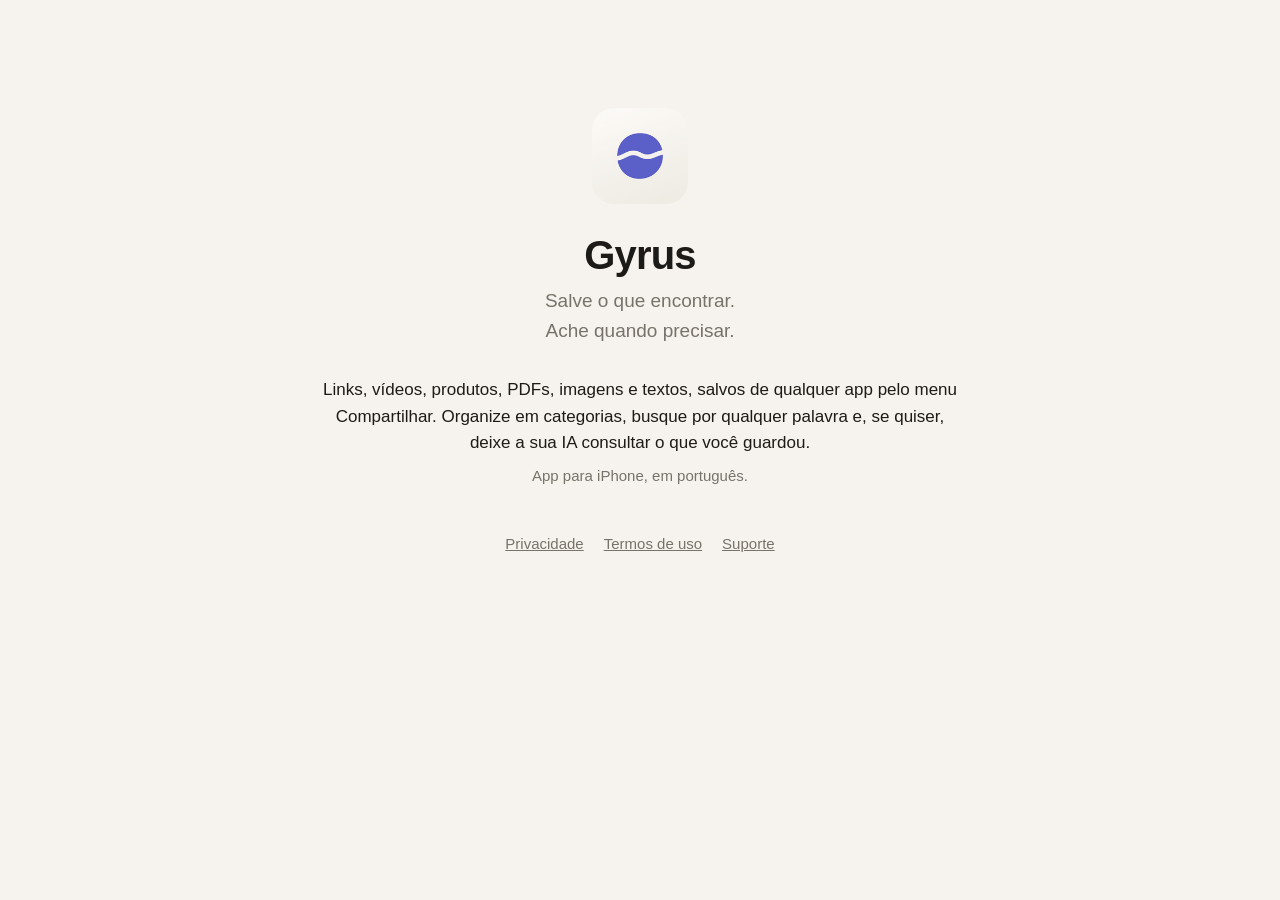
<file: index.html>
<!doctype html>
<html lang="pt-BR">
<head>
  <meta charset="utf-8">
  <meta name="viewport" content="width=device-width, initial-scale=1">
  <title>Gyrus</title>
  <meta name="description" content="Gyrus: salve o que encontrar e ache quando precisar. App para iPhone.">
  <link rel="icon" type="image/png" href="favicon.png">
  <link rel="apple-touch-icon" href="apple-touch-icon.png">
  <link rel="stylesheet" href="estilo.css">
</head>
<body>
<main class="inicio">
  <img src="apple-touch-icon.png" alt="Ícone do Gyrus">
  <h1>Gyrus</h1>
  <p class="slogan">Salve o que encontrar.<br>Ache quando precisar.</p>
  <p>Links, vídeos, produtos, PDFs, imagens e textos, salvos de qualquer app pelo menu Compartilhar. Organize em categorias, busque por qualquer palavra e, se quiser, deixe a sua IA consultar o que você guardou.</p>
  <p class="secundario">App para iPhone, em português.</p>

  <nav class="links" aria-label="Páginas do Gyrus">
    <a href="privacidade.html">Privacidade</a>
    <a href="termos.html">Termos de uso</a>
    <a href="suporte.html">Suporte</a>
  </nav>
</main>
</body>
</html>
</file>
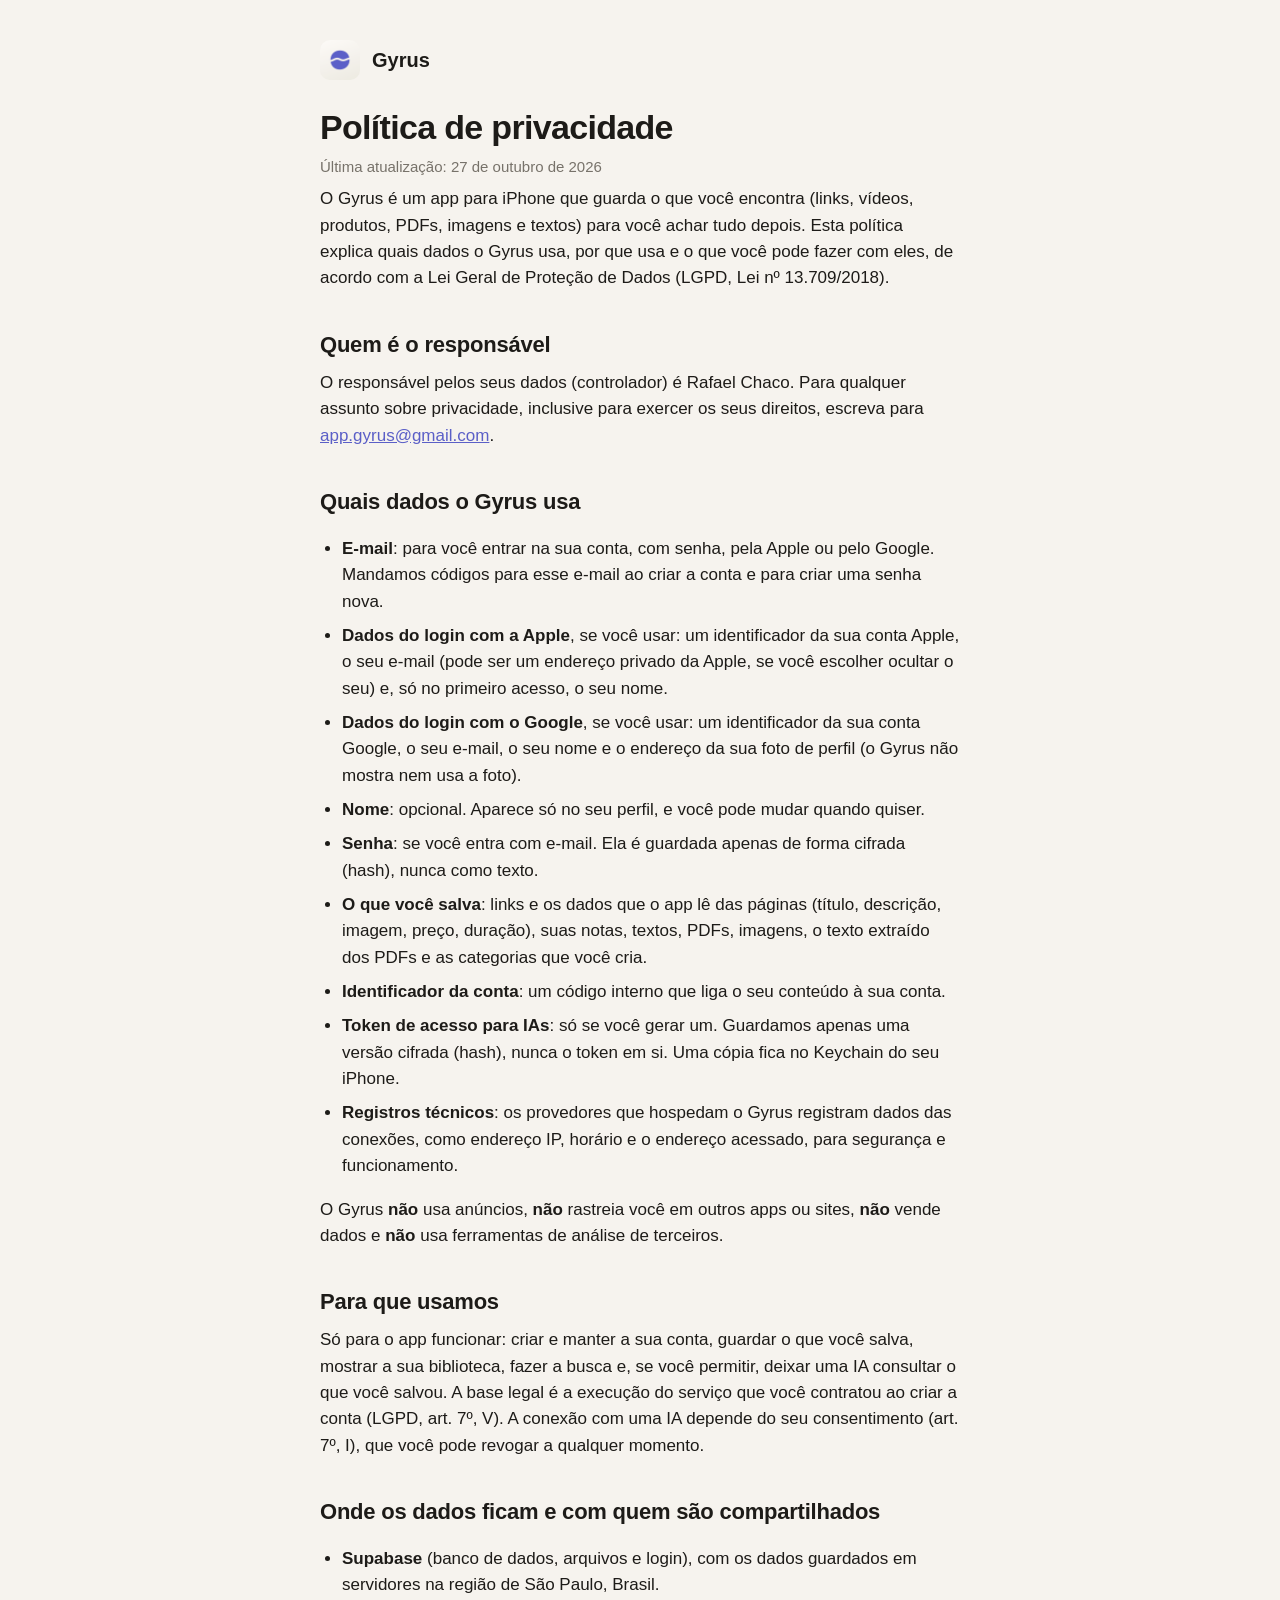
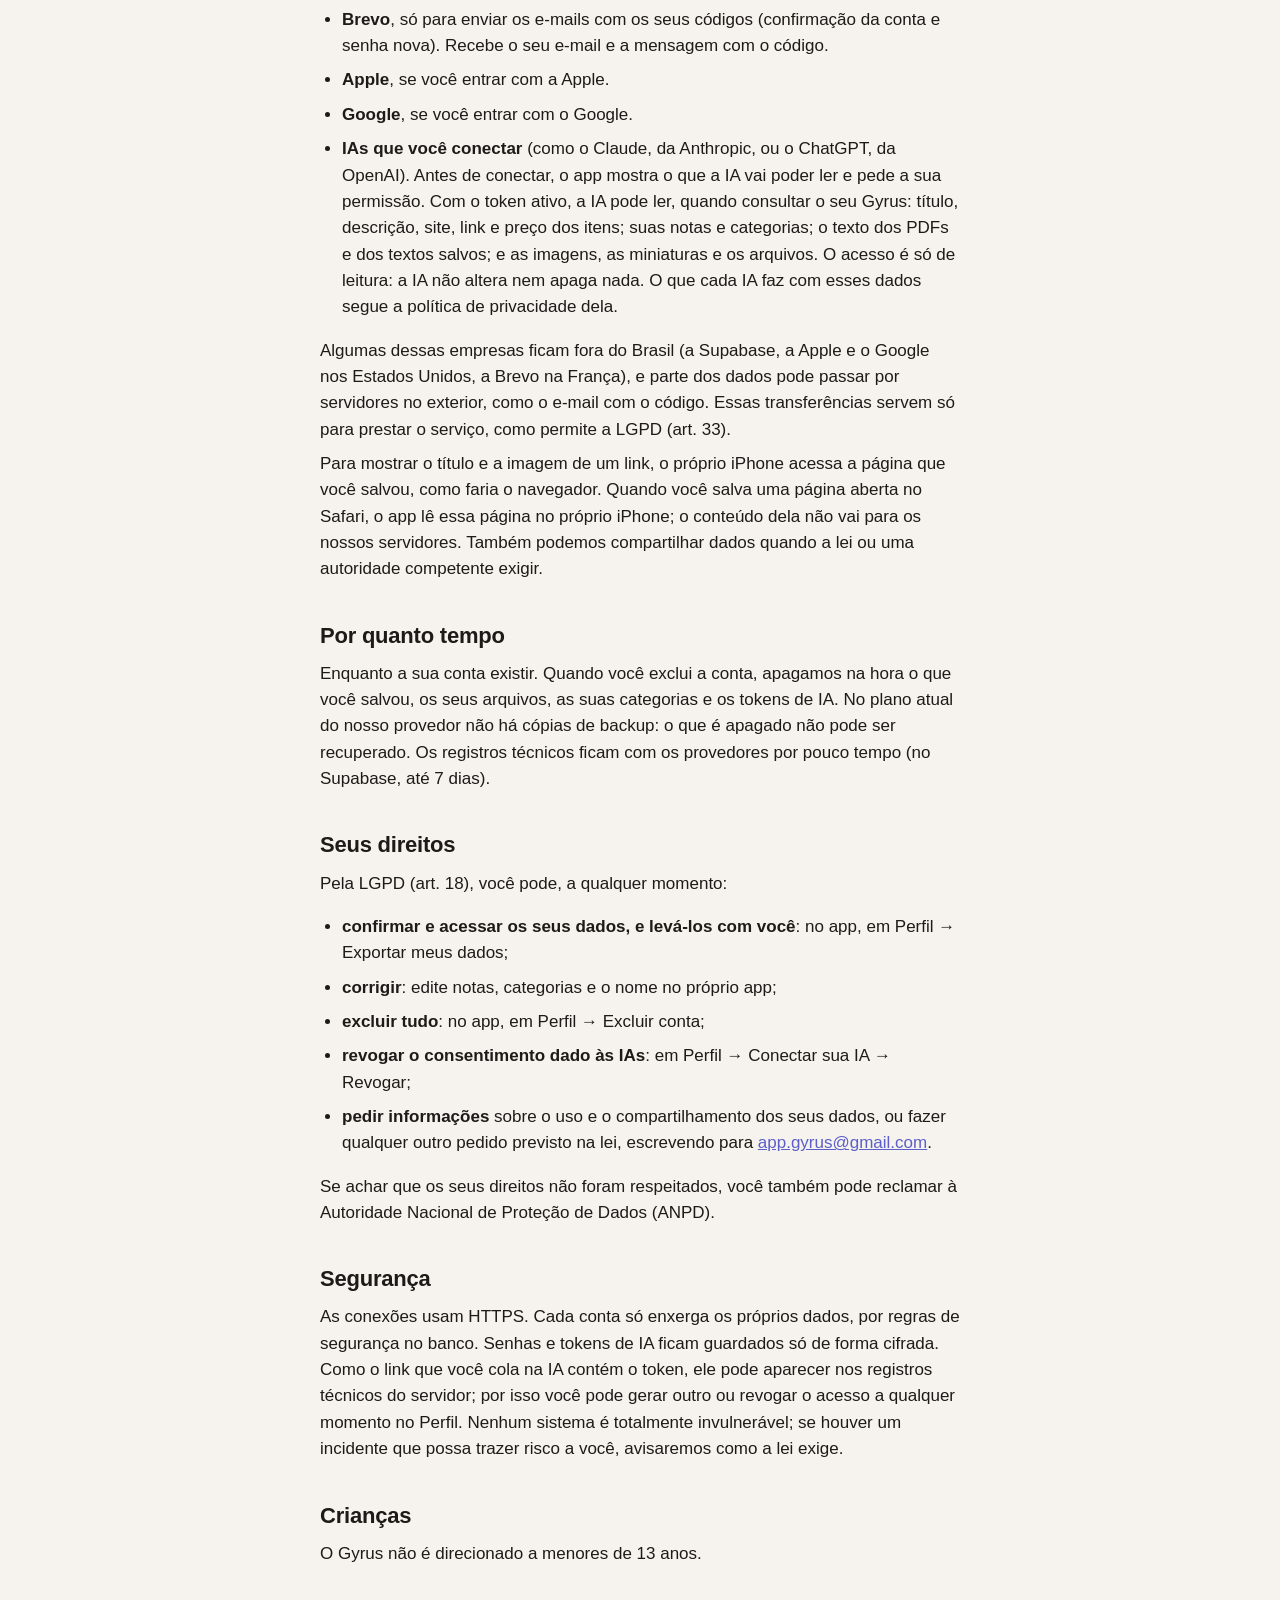
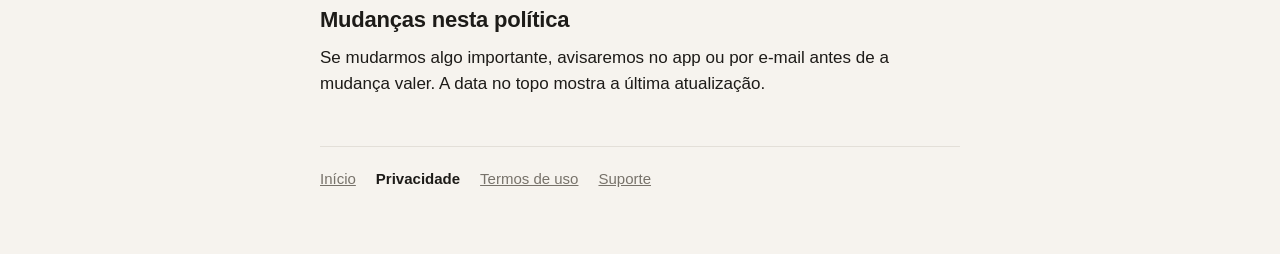
<file: privacidade.html>
<!doctype html>
<html lang="pt-BR">
<head>
  <meta charset="utf-8">
  <meta name="viewport" content="width=device-width, initial-scale=1">
  <title>Política de privacidade · Gyrus</title>
  <meta name="description" content="Como o Gyrus usa e protege os seus dados, de acordo com a LGPD.">
  <link rel="icon" type="image/png" href="favicon.png">
  <link rel="apple-touch-icon" href="apple-touch-icon.png">
  <link rel="stylesheet" href="estilo.css">
</head>
<body>
<main>
  <header class="marca">
    <img src="apple-touch-icon.png" alt="">
    <a href="./">Gyrus</a>
  </header>

  <h1>Política de privacidade</h1>
  <p class="atualizacao">Última atualização: 27 de outubro de 2026</p>

  <p>O Gyrus é um app para iPhone que guarda o que você encontra (links, vídeos, produtos, PDFs, imagens e textos) para você achar tudo depois. Esta política explica quais dados o Gyrus usa, por que usa e o que você pode fazer com eles, de acordo com a Lei Geral de Proteção de Dados (LGPD, Lei nº 13.709/2018).</p>

  <h2>Quem é o responsável</h2>
  <p>O responsável pelos seus dados (controlador) é Rafael Chaco. Para qualquer assunto sobre privacidade, inclusive para exercer os seus direitos, escreva para <a href="mailto:app.gyrus@gmail.com">app.gyrus@gmail.com</a>.</p>

  <h2>Quais dados o Gyrus usa</h2>
  <ul>
    <li><strong>E-mail</strong>: para você entrar na sua conta, com senha, pela Apple ou pelo Google. Mandamos códigos para esse e-mail ao criar a conta e para criar uma senha nova.</li>
    <li><strong>Dados do login com a Apple</strong>, se você usar: um identificador da sua conta Apple, o seu e-mail (pode ser um endereço privado da Apple, se você escolher ocultar o seu) e, só no primeiro acesso, o seu nome.</li>
    <li><strong>Dados do login com o Google</strong>, se você usar: um identificador da sua conta Google, o seu e-mail, o seu nome e o endereço da sua foto de perfil (o Gyrus não mostra nem usa a foto).</li>
    <li><strong>Nome</strong>: opcional. Aparece só no seu perfil, e você pode mudar quando quiser.</li>
    <li><strong>Senha</strong>: se você entra com e-mail. Ela é guardada apenas de forma cifrada (hash), nunca como texto.</li>
    <li><strong>O que você salva</strong>: links e os dados que o app lê das páginas (título, descrição, imagem, preço, duração), suas notas, textos, PDFs, imagens, o texto extraído dos PDFs e as categorias que você cria.</li>
    <li><strong>Identificador da conta</strong>: um código interno que liga o seu conteúdo à sua conta.</li>
    <li><strong>Token de acesso para IAs</strong>: só se você gerar um. Guardamos apenas uma versão cifrada (hash), nunca o token em si. Uma cópia fica no Keychain do seu iPhone.</li>
    <li><strong>Registros técnicos</strong>: os provedores que hospedam o Gyrus registram dados das conexões, como endereço IP, horário e o endereço acessado, para segurança e funcionamento.</li>
  </ul>
  <p>O Gyrus <strong>não</strong> usa anúncios, <strong>não</strong> rastreia você em outros apps ou sites, <strong>não</strong> vende dados e <strong>não</strong> usa ferramentas de análise de terceiros.</p>

  <h2>Para que usamos</h2>
  <p>Só para o app funcionar: criar e manter a sua conta, guardar o que você salva, mostrar a sua biblioteca, fazer a busca e, se você permitir, deixar uma IA consultar o que você salvou. A base legal é a execução do serviço que você contratou ao criar a conta (LGPD, art. 7º, V). A conexão com uma IA depende do seu consentimento (art. 7º, I), que você pode revogar a qualquer momento.</p>

  <h2>Onde os dados ficam e com quem são compartilhados</h2>
  <ul>
    <li><strong>Supabase</strong> (banco de dados, arquivos e login), com os dados guardados em servidores na região de São Paulo, Brasil.</li>
    <li><strong>Brevo</strong>, só para enviar os e-mails com os seus códigos (confirmação da conta e senha nova). Recebe o seu e-mail e a mensagem com o código.</li>
    <li><strong>Apple</strong>, se você entrar com a Apple.</li>
    <li><strong>Google</strong>, se você entrar com o Google.</li>
    <li><strong>IAs que você conectar</strong> (como o Claude, da Anthropic, ou o ChatGPT, da OpenAI). Antes de conectar, o app mostra o que a IA vai poder ler e pede a sua permissão. Com o token ativo, a IA pode ler, quando consultar o seu Gyrus: título, descrição, site, link e preço dos itens; suas notas e categorias; o texto dos PDFs e dos textos salvos; e as imagens, as miniaturas e os arquivos. O acesso é só de leitura: a IA não altera nem apaga nada. O que cada IA faz com esses dados segue a política de privacidade dela.</li>
  </ul>
  <p>Algumas dessas empresas ficam fora do Brasil (a Supabase, a Apple e o Google nos Estados Unidos, a Brevo na França), e parte dos dados pode passar por servidores no exterior, como o e-mail com o código. Essas transferências servem só para prestar o serviço, como permite a LGPD (art. 33).</p>
  <p>Para mostrar o título e a imagem de um link, o próprio iPhone acessa a página que você salvou, como faria o navegador. Quando você salva uma página aberta no Safari, o app lê essa página no próprio iPhone; o conteúdo dela não vai para os nossos servidores. Também podemos compartilhar dados quando a lei ou uma autoridade competente exigir.</p>

  <h2>Por quanto tempo</h2>
  <p>Enquanto a sua conta existir. Quando você exclui a conta, apagamos na hora o que você salvou, os seus arquivos, as suas categorias e os tokens de IA. No plano atual do nosso provedor não há cópias de backup: o que é apagado não pode ser recuperado. Os registros técnicos ficam com os provedores por pouco tempo (no Supabase, até 7 dias).</p>

  <h2>Seus direitos</h2>
  <p>Pela LGPD (art. 18), você pode, a qualquer momento:</p>
  <ul>
    <li><strong>confirmar e acessar os seus dados, e levá-los com você</strong>: no app, em Perfil → Exportar meus dados;</li>
    <li><strong>corrigir</strong>: edite notas, categorias e o nome no próprio app;</li>
    <li><strong>excluir tudo</strong>: no app, em Perfil → Excluir conta;</li>
    <li><strong>revogar o consentimento dado às IAs</strong>: em Perfil → Conectar sua IA → Revogar;</li>
    <li><strong>pedir informações</strong> sobre o uso e o compartilhamento dos seus dados, ou fazer qualquer outro pedido previsto na lei, escrevendo para <a href="mailto:app.gyrus@gmail.com">app.gyrus@gmail.com</a>.</li>
  </ul>
  <p>Se achar que os seus direitos não foram respeitados, você também pode reclamar à Autoridade Nacional de Proteção de Dados (ANPD).</p>

  <h2>Segurança</h2>
  <p>As conexões usam HTTPS. Cada conta só enxerga os próprios dados, por regras de segurança no banco. Senhas e tokens de IA ficam guardados só de forma cifrada. Como o link que você cola na IA contém o token, ele pode aparecer nos registros técnicos do servidor; por isso você pode gerar outro ou revogar o acesso a qualquer momento no Perfil. Nenhum sistema é totalmente invulnerável; se houver um incidente que possa trazer risco a você, avisaremos como a lei exige.</p>

  <h2>Crianças</h2>
  <p>O Gyrus não é direcionado a menores de 13 anos.</p>

  <h2>Mudanças nesta política</h2>
  <p>Se mudarmos algo importante, avisaremos no app ou por e-mail antes de a mudança valer. A data no topo mostra a última atualização.</p>

  <nav class="links" aria-label="Páginas do Gyrus">
    <a href="./">Início</a>
    <a href="privacidade.html" aria-current="page">Privacidade</a>
    <a href="termos.html">Termos de uso</a>
    <a href="suporte.html">Suporte</a>
  </nav>
</main>
</body>
</html>
</file>
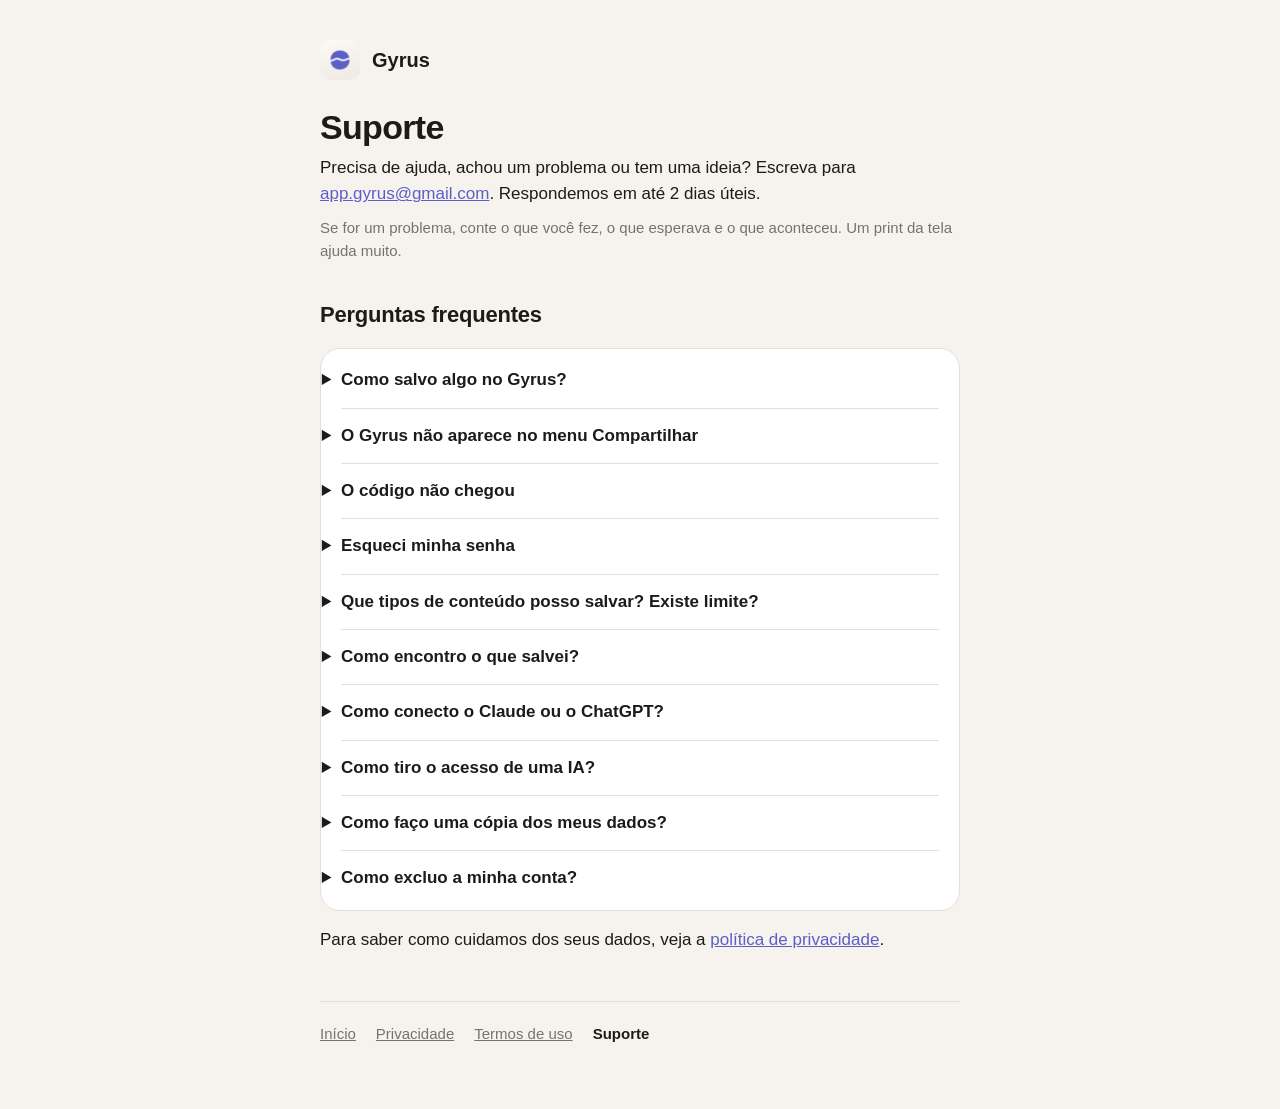
<file: suporte.html>
<!doctype html>
<html lang="pt-BR">
<head>
  <meta charset="utf-8">
  <meta name="viewport" content="width=device-width, initial-scale=1">
  <title>Suporte · Gyrus</title>
  <meta name="description" content="Ajuda e contato do Gyrus: como salvar, conectar uma IA e excluir a conta.">
  <link rel="icon" type="image/png" href="favicon.png">
  <link rel="apple-touch-icon" href="apple-touch-icon.png">
  <link rel="stylesheet" href="estilo.css">
</head>
<body>
<main>
  <header class="marca">
    <img src="apple-touch-icon.png" alt="">
    <a href="./">Gyrus</a>
  </header>

  <h1>Suporte</h1>
  <p>Precisa de ajuda, achou um problema ou tem uma ideia? Escreva para <a href="mailto:app.gyrus@gmail.com">app.gyrus@gmail.com</a>. Respondemos em até 2 dias úteis.</p>
  <p class="secundario">Se for um problema, conte o que você fez, o que esperava e o que aconteceu. Um print da tela ajuda muito.</p>

  <h2>Perguntas frequentes</h2>

  <div class="cartao">
    <details>
      <summary>Como salvo algo no Gyrus?</summary>
      <p>Em qualquer app (Safari, YouTube, Instagram, Arquivos, Fotos…), toque em <strong>Compartilhar</strong> e escolha <strong>Gyrus</strong>. Escolha uma categoria, se quiser, e toque em <strong>Salvar no Gyrus</strong>. O título e a imagem aparecem sozinhos depois de alguns segundos, e o texto dos PDFs também.</p>
      <p>Você também pode colar um link direto no app, pelo botão <strong>+</strong> da Biblioteca.</p>
    </details>
    <details>
      <summary>O Gyrus não aparece no menu Compartilhar</summary>
      <p>No menu Compartilhar, role a fileira de apps até o fim e toque em <strong>Mais</strong>. Toque em <strong>Editar</strong> e depois no <strong>+</strong> ao lado do Gyrus. Ele passa a aparecer entre os primeiros.</p>
      <p>Se mesmo assim não aparecer, abra o app Gyrus uma vez e confira se você entrou na sua conta.</p>
    </details>
    <details>
      <summary>O código não chegou</summary>
      <p>Mandamos um código de 8 dígitos ao criar a conta e ao pedir uma senha nova. Confira a caixa de spam e as abas de promoções; o e-mail pode levar alguns segundos. Se não chegar, toque em <strong>Reenviar código</strong>, que fica disponível depois de 1 minuto. O código vale por 1 hora.</p>
    </details>
    <details>
      <summary>Esqueci minha senha</summary>
      <p>Na tela de entrar, toque em <strong>Continuar com e-mail</strong> e depois em <strong>Esqueci minha senha</strong>. Enviamos um código para você criar uma senha nova. Se você entrava só com código, numa versão antiga do app, é assim que você cria a sua senha.</p>
    </details>
    <details>
      <summary>Que tipos de conteúdo posso salvar? Existe limite?</summary>
      <p>Links (artigos, vídeos, produtos), PDFs, imagens e textos. Cada arquivo pode ter até 50 MB, e cada conta tem 100 MB para PDFs e imagens. Os links não contam nesse espaço. Em Perfil → Espaço você vê quanto já usou.</p>
    </details>
    <details>
      <summary>Como encontro o que salvei?</summary>
      <p>Na aba <strong>Buscar</strong>, digite qualquer palavra do título, da descrição, da sua nota ou do texto de um PDF. Dá para filtrar por categoria, tipo de conteúdo e período.</p>
    </details>
    <details>
      <summary>Como conecto o Claude ou o ChatGPT?</summary>
      <p>No app, toque no seu avatar (no topo da Biblioteca) e vá em <strong>Conectar sua IA</strong> → <strong>Gerar token de acesso</strong>. O app mostra o que a IA vai poder ler; toque em <strong>Permitir</strong>. Depois, toque em <strong>Copiar</strong> e cole o link como conector personalizado (MCP) nas configurações do seu assistente.</p>
      <p>A IA só consegue ler o que você salvou, nunca alterar ou apagar.</p>
    </details>
    <details>
      <summary>Como tiro o acesso de uma IA?</summary>
      <p>Em Perfil → Conectar sua IA, toque em <strong>Revogar</strong>. O link para de funcionar na hora para todas as IAs conectadas. Para conectar de novo, gere outro token.</p>
    </details>
    <details>
      <summary>Como faço uma cópia dos meus dados?</summary>
      <p>Em Perfil → <strong>Exportar meus dados</strong>. O app gera um arquivo com todas as suas categorias e itens, que você pode salvar ou enviar.</p>
    </details>
    <details>
      <summary>Como excluo a minha conta?</summary>
      <p>Em Perfil → <strong>Excluir conta</strong>. Tudo o que você salvou, os seus arquivos, as categorias e o acesso das IAs são apagados para sempre. Se quiser guardar uma cópia, use <strong>Exportar meus dados</strong> antes.</p>
    </details>
  </div>

  <p>Para saber como cuidamos dos seus dados, veja a <a href="privacidade.html">política de privacidade</a>.</p>

  <nav class="links" aria-label="Páginas do Gyrus">
    <a href="./">Início</a>
    <a href="privacidade.html">Privacidade</a>
    <a href="termos.html">Termos de uso</a>
    <a href="suporte.html" aria-current="page">Suporte</a>
  </nav>
</main>
</body>
</html>
</file>
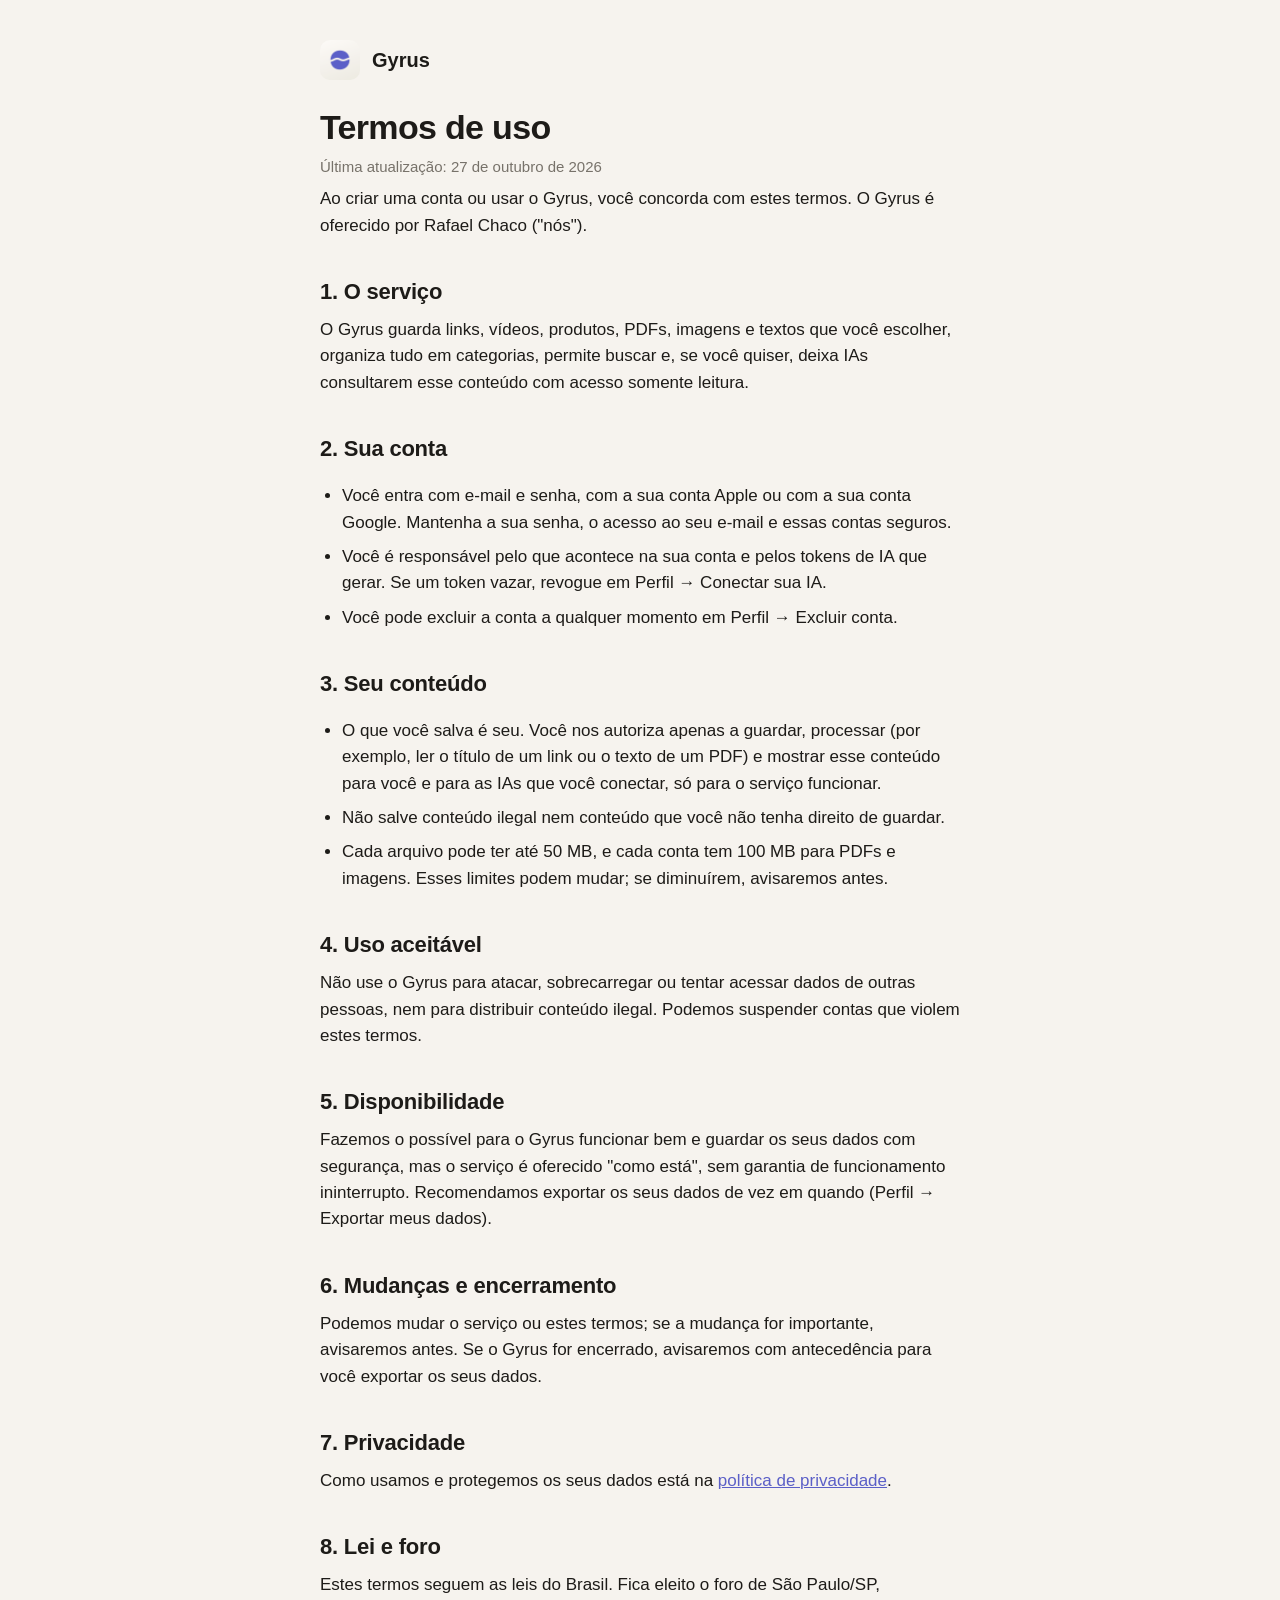
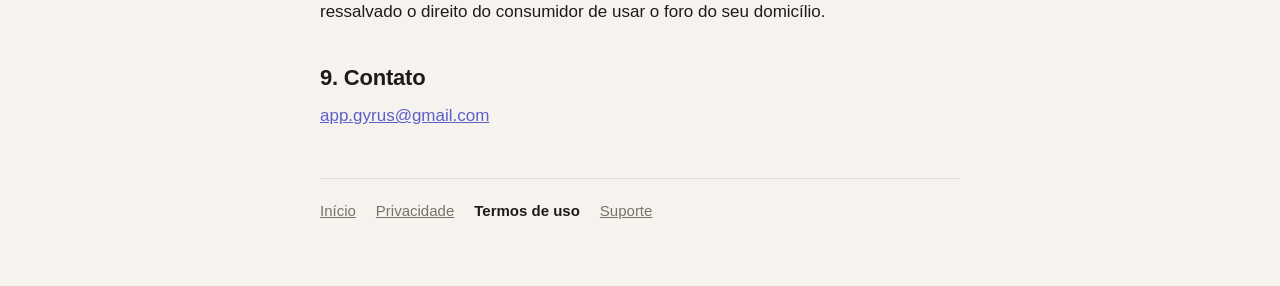
<file: termos.html>
<!doctype html>
<html lang="pt-BR">
<head>
  <meta charset="utf-8">
  <meta name="viewport" content="width=device-width, initial-scale=1">
  <title>Termos de uso · Gyrus</title>
  <meta name="description" content="As regras de uso do Gyrus.">
  <link rel="icon" type="image/png" href="favicon.png">
  <link rel="apple-touch-icon" href="apple-touch-icon.png">
  <link rel="stylesheet" href="estilo.css">
</head>
<body>
<main>
  <header class="marca">
    <img src="apple-touch-icon.png" alt="">
    <a href="./">Gyrus</a>
  </header>

  <h1>Termos de uso</h1>
  <p class="atualizacao">Última atualização: 27 de outubro de 2026</p>

  <p>Ao criar uma conta ou usar o Gyrus, você concorda com estes termos. O Gyrus é oferecido por Rafael Chaco ("nós").</p>

  <h2>1. O serviço</h2>
  <p>O Gyrus guarda links, vídeos, produtos, PDFs, imagens e textos que você escolher, organiza tudo em categorias, permite buscar e, se você quiser, deixa IAs consultarem esse conteúdo com acesso somente leitura.</p>

  <h2>2. Sua conta</h2>
  <ul>
    <li>Você entra com e-mail e senha, com a sua conta Apple ou com a sua conta Google. Mantenha a sua senha, o acesso ao seu e-mail e essas contas seguros.</li>
    <li>Você é responsável pelo que acontece na sua conta e pelos tokens de IA que gerar. Se um token vazar, revogue em Perfil → Conectar sua IA.</li>
    <li>Você pode excluir a conta a qualquer momento em Perfil → Excluir conta.</li>
  </ul>

  <h2>3. Seu conteúdo</h2>
  <ul>
    <li>O que você salva é seu. Você nos autoriza apenas a guardar, processar (por exemplo, ler o título de um link ou o texto de um PDF) e mostrar esse conteúdo para você e para as IAs que você conectar, só para o serviço funcionar.</li>
    <li>Não salve conteúdo ilegal nem conteúdo que você não tenha direito de guardar.</li>
    <li>Cada arquivo pode ter até 50 MB, e cada conta tem 100 MB para PDFs e imagens. Esses limites podem mudar; se diminuírem, avisaremos antes.</li>
  </ul>

  <h2>4. Uso aceitável</h2>
  <p>Não use o Gyrus para atacar, sobrecarregar ou tentar acessar dados de outras pessoas, nem para distribuir conteúdo ilegal. Podemos suspender contas que violem estes termos.</p>

  <h2>5. Disponibilidade</h2>
  <p>Fazemos o possível para o Gyrus funcionar bem e guardar os seus dados com segurança, mas o serviço é oferecido "como está", sem garantia de funcionamento ininterrupto. Recomendamos exportar os seus dados de vez em quando (Perfil → Exportar meus dados).</p>

  <h2>6. Mudanças e encerramento</h2>
  <p>Podemos mudar o serviço ou estes termos; se a mudança for importante, avisaremos antes. Se o Gyrus for encerrado, avisaremos com antecedência para você exportar os seus dados.</p>

  <h2>7. Privacidade</h2>
  <p>Como usamos e protegemos os seus dados está na <a href="privacidade.html">política de privacidade</a>.</p>

  <h2>8. Lei e foro</h2>
  <p>Estes termos seguem as leis do Brasil. Fica eleito o foro de São Paulo/SP, ressalvado o direito do consumidor de usar o foro do seu domicílio.</p>

  <h2>9. Contato</h2>
  <p><a href="mailto:app.gyrus@gmail.com">app.gyrus@gmail.com</a></p>

  <nav class="links" aria-label="Páginas do Gyrus">
    <a href="./">Início</a>
    <a href="privacidade.html">Privacidade</a>
    <a href="termos.html" aria-current="page">Termos de uso</a>
    <a href="suporte.html">Suporte</a>
  </nav>
</main>
</body>
</html>
</file>
<file: estilo.css>
/* Páginas públicas do Gyrus (GitHub Pages). Cores iguais aos tokens do app
   (GyrusKit/Resources/Colors.xcassets/gy), claro e escuro. Fonte do sistema:
   nada é carregado de fora. */

:root {
  --background: #F6F3EE;
  --surface: #FFFFFF;
  --separator: #E3DFD8;
  --text-primary: #1D1B18;
  --text-secondary: #77726A;
  --accent: #5B5FC7;
  --accent-soft: #EEEEFB;
  --radius-card: 20px;
  --radius-field: 14px;
  color-scheme: light dark;
}

@media (prefers-color-scheme: dark) {
  :root {
    --background: #141311;
    --surface: #1E1C1A;
    --separator: #34312D;
    --text-primary: #F3F0EA;
    --text-secondary: #A39D93;
    --accent: #8C8FF0;
    --accent-soft: #26274A;
  }
}

* { box-sizing: border-box; }

body {
  margin: 0;
  background: var(--background);
  color: var(--text-primary);
  font: 17px/1.55 -apple-system, BlinkMacSystemFont, "SF Pro Text", "Segoe UI", Roboto, sans-serif;
  -webkit-text-size-adjust: 100%;
}

main {
  max-width: 680px;
  margin: 0 auto;
  padding: 40px 20px 64px;
}

header.marca {
  display: flex;
  align-items: center;
  gap: 12px;
  margin-bottom: 28px;
}

header.marca img { width: 40px; height: 40px; border-radius: 10px; }

header.marca a {
  color: var(--text-primary);
  text-decoration: none;
  font-weight: 700;
  font-size: 20px;
}

h1 {
  font-size: 34px;
  line-height: 1.15;
  letter-spacing: -0.02em;
  margin: 0 0 8px;
}

h2 {
  font-size: 22px;
  margin: 36px 0 8px;
  letter-spacing: -0.01em;
}

h3 { font-size: 17px; margin: 20px 0 4px; }

p, li { margin: 8px 0; }
ul { padding-left: 22px; }

a { color: var(--accent); }

.atualizacao, .secundario { color: var(--text-secondary); font-size: 15px; }

.cartao {
  background: var(--surface);
  border: 0.5px solid var(--separator);
  border-radius: var(--radius-card);
  padding: 4px 20px;
  margin: 16px 0;
}

details {
  border-top: 0.5px solid var(--separator);
  padding: 14px 0;
}

details:first-child { border-top: none; }

summary {
  cursor: pointer;
  font-weight: 600;
  list-style-position: outside;
}

details > *:not(summary) { color: var(--text-primary); }

/* Trechos que o Rafael precisa preencher antes de publicar. */
mark.pendente {
  background: var(--accent-soft);
  color: var(--accent);
  border-radius: 4px;
  padding: 0 3px;
}

nav.links {
  display: flex;
  flex-wrap: wrap;
  gap: 8px 20px;
  margin-top: 48px;
  padding-top: 20px;
  border-top: 0.5px solid var(--separator);
  font-size: 15px;
}

nav.links a { color: var(--text-secondary); }
nav.links a[aria-current="page"] { color: var(--text-primary); font-weight: 600; text-decoration: none; }

.inicio { text-align: center; padding-top: 12vh; }
.inicio img { width: 96px; height: 96px; border-radius: 22px; }
.inicio h1 { font-size: 40px; margin-top: 20px; }
.inicio .slogan { color: var(--text-secondary); font-size: 19px; margin: 0 0 32px; }
.inicio nav.links { justify-content: center; border-top: none; margin-top: 24px; }
</file>
